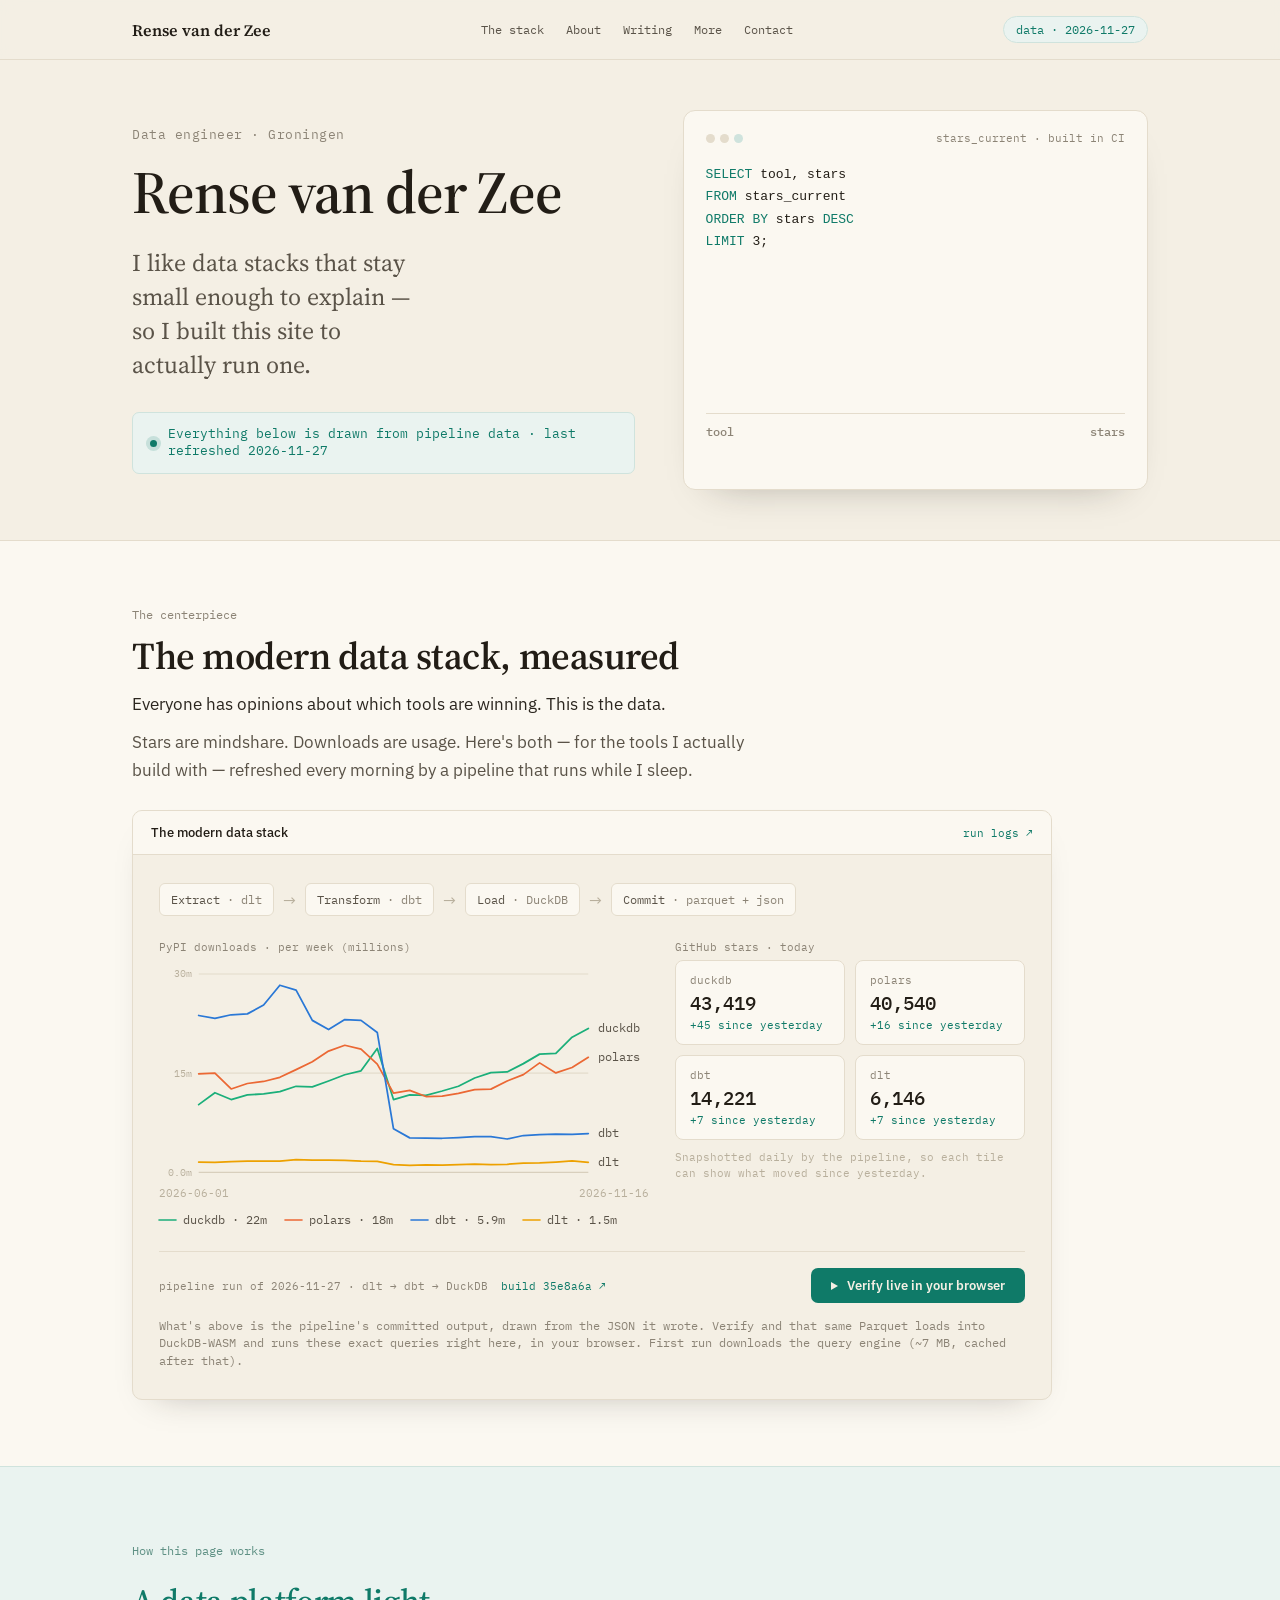
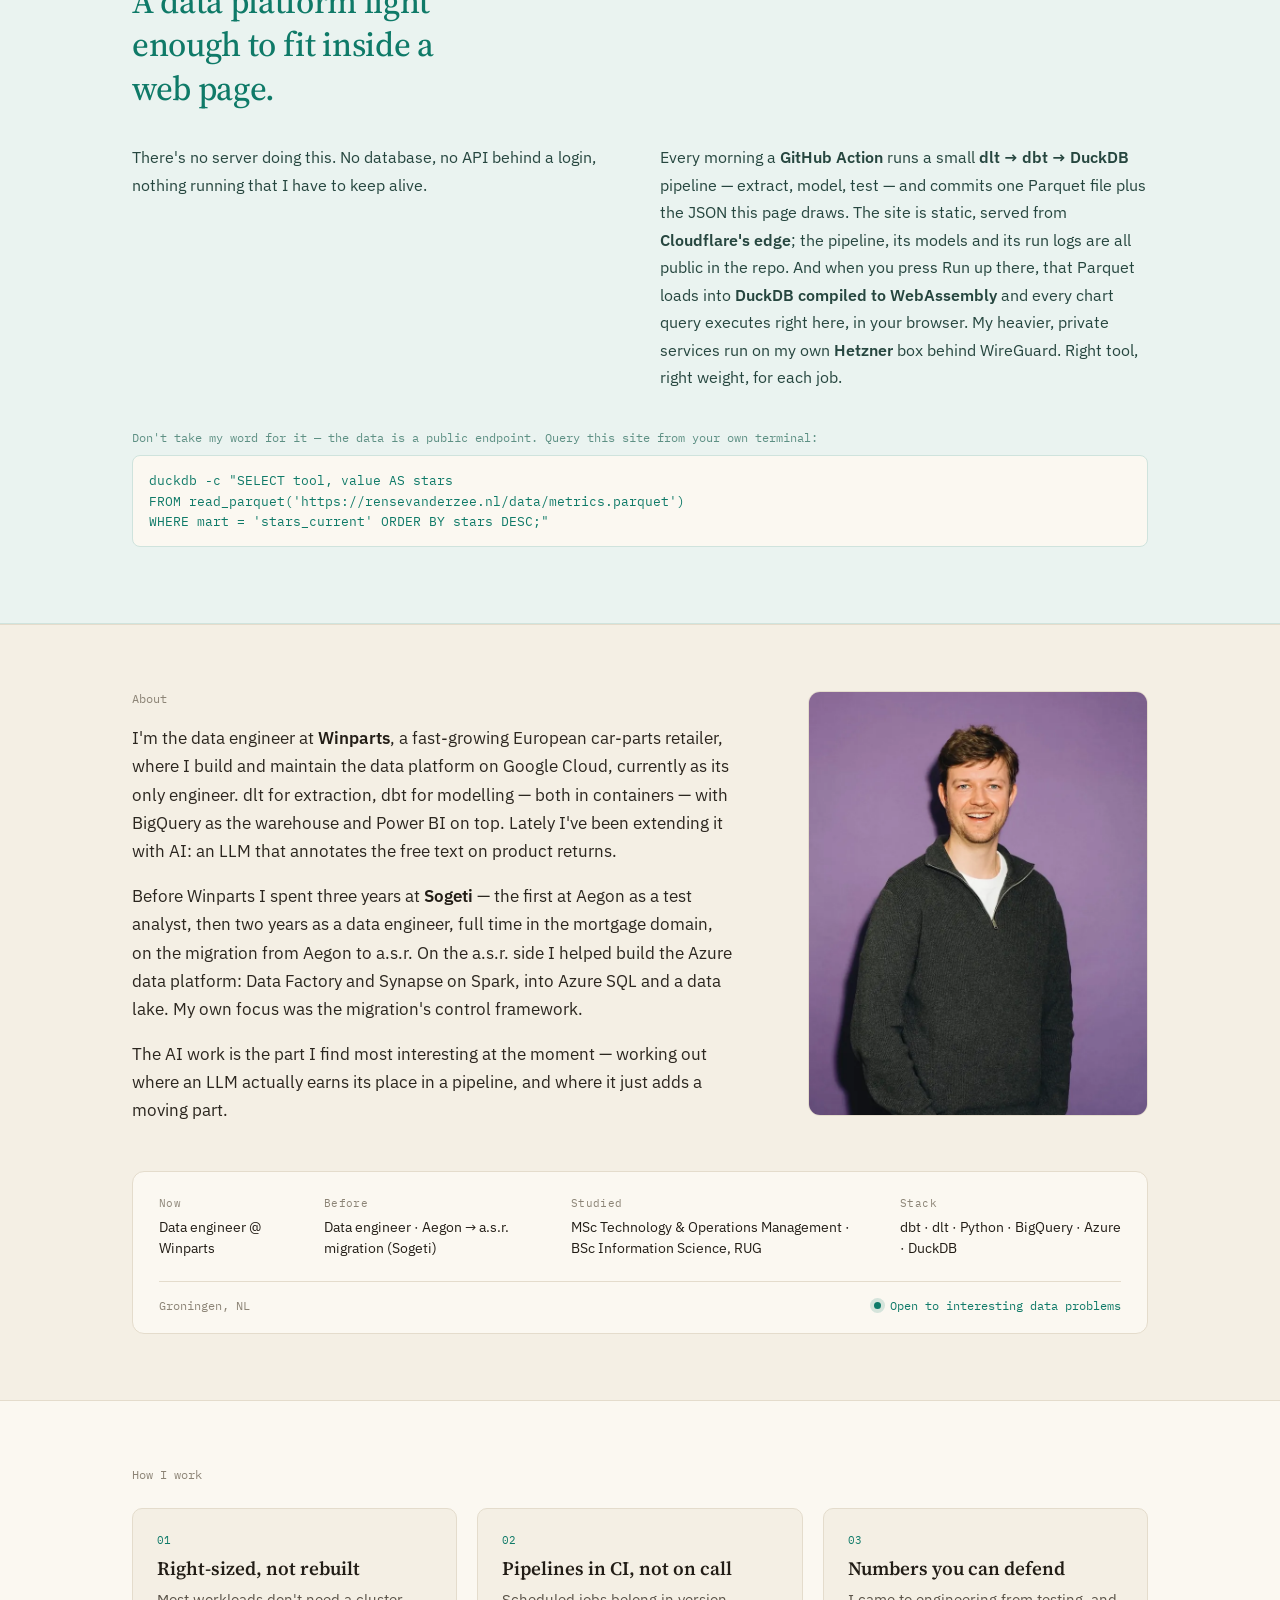
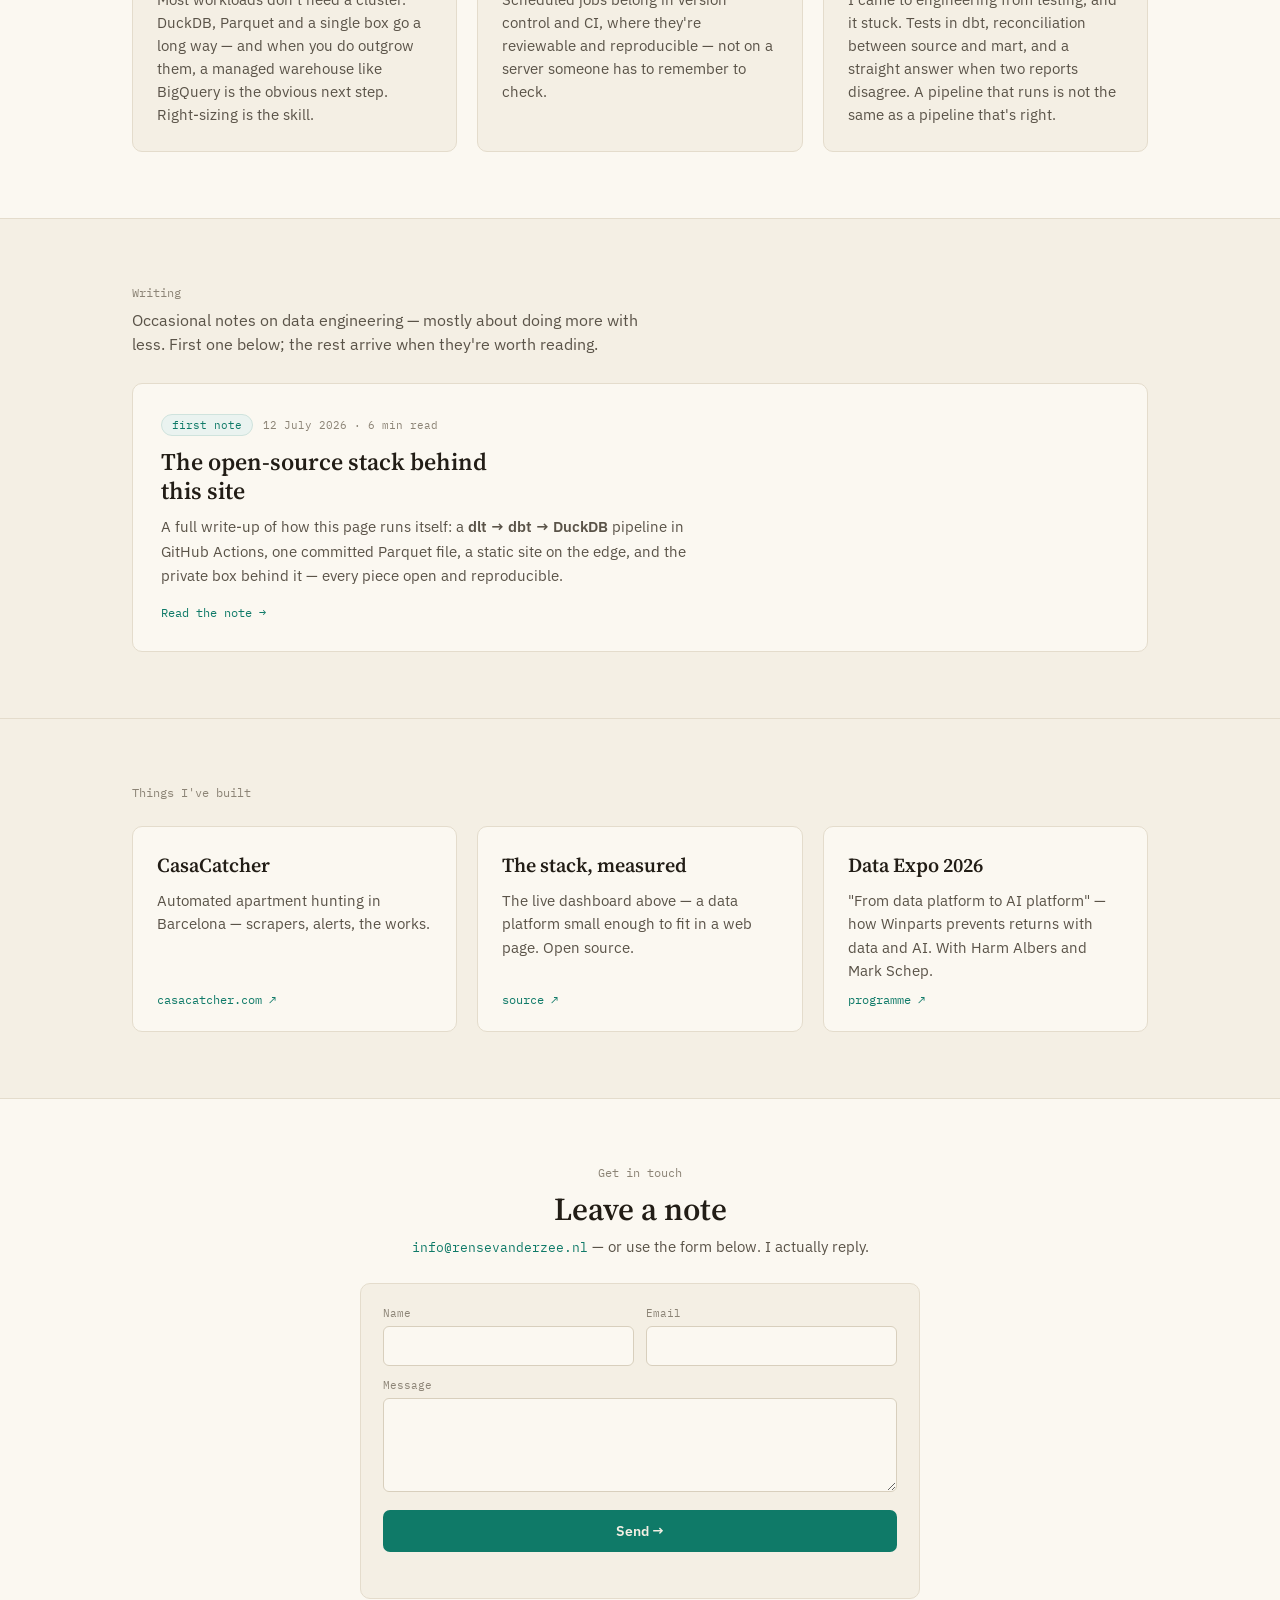
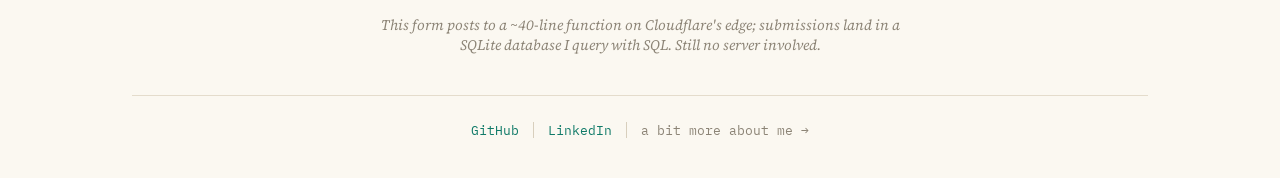
<file: site/index.html>
<!DOCTYPE html>
<html lang="en">
<head>
<meta charset="utf-8">
<meta name="viewport" content="width=device-width, initial-scale=1">
<title>Rense van der Zee — Data engineer</title>
<meta name="description" content="Data engineer in Groningen. I like data stacks that stay small enough to explain — so I built this site to actually run one: a dlt → dbt → DuckDB pipeline in CI, refreshed daily.">
<meta property="og:title" content="Rense van der Zee — Data engineer">
<meta property="og:description" content="A data platform light enough to fit inside a web page — dlt → dbt → DuckDB, refreshed every morning by CI.">
<meta property="og:type" content="website">
<meta property="og:url" content="https://rensevanderzee.nl/">
<link rel="canonical" href="https://rensevanderzee.nl/">
<link rel="icon" href="data:image/svg+xml,%3Csvg xmlns='http://www.w3.org/2000/svg' viewBox='0 0 100 100'%3E%3Crect width='100' height='100' rx='20' fill='%23F4EFE4'/%3E%3Ccircle cx='50' cy='50' r='26' fill='%230F7A68'/%3E%3C/svg%3E">
<link rel="preconnect" href="https://fonts.googleapis.com">
<link rel="preconnect" href="https://fonts.gstatic.com" crossorigin>
<link href="https://fonts.googleapis.com/css2?family=Source+Serif+4:opsz,wght@8..60,400;8..60,500;8..60,600;8..60,700&family=IBM+Plex+Sans:wght@400;500;600&family=IBM+Plex+Mono:wght@400;500&display=swap" rel="stylesheet">
<link rel="stylesheet" href="styles.css">
</head>
<body>

<!-- TOP NAV -->
<nav class="site-nav">
  <div class="container nav-inner">
    <a href="/" class="nav-brand">Rense van der Zee</a>
    <div class="nav-links">
      <a href="/#widget">The stack</a>
      <a href="/#about">About</a>
      <a href="blog.html">Writing</a>
      <a href="more.html">More</a>
      <a href="/#contact">Contact</a>
    </div>
    <div class="nav-right">
      <span class="nav-badge">data · <span data-updated>…</span></span>
      <button class="nav-toggle" aria-label="Menu" aria-expanded="false"><span></span><span></span><span></span></button>
    </div>
  </div>
</nav>

<!-- HERO -->
<header id="top" style="min-height:480px;">
  <div class="container hero-grid">
    <div style="display:flex;flex-direction:column;justify-content:center;padding:56px 0;">
      <div style="font-family:'IBM Plex Mono';font-size:12.5px;letter-spacing:.04em;color:#8C8476;">Data engineer · Groningen</div>
      <h1 class="hero-h1" style="font-family:'Source Serif 4';font-weight:600;font-size:60px;line-height:1;letter-spacing:-.018em;margin:20px 0 0;color:#221D16;">Rense van der Zee</h1>
      <p style="font-family:'Source Serif 4';font-weight:400;font-size:24px;line-height:1.42;color:#5A5348;max-width:24ch;margin:24px 0 0;">I like data stacks that stay small enough to explain — so I built this site to actually run one.</p>
      <div style="margin-top:30px;display:inline-flex;align-items:center;gap:11px;border:1px solid #CFE3DD;background:#EAF3F0;border-radius:7px;padding:13px 17px;align-self:flex-start;">
        <span style="width:7px;height:7px;border-radius:50%;background:#0F7A68;box-shadow:0 0 0 4px rgba(15,122,104,.16);flex:none;"></span>
        <span data-hero-badge style="font-family:'IBM Plex Mono';font-size:13px;color:#0F7A68;line-height:1.3;">Everything below is drawn from data a pipeline refreshed this morning · <span data-updated>…</span></span>
      </div>
    </div>
    <div class="hero-media" style="position:relative;min-height:380px;border-radius:12px;overflow:hidden;background:#FBF8F1;border:1px solid #E4DCCC;box-shadow:0 20px 40px -30px rgba(34,29,22,.4);display:flex;flex-direction:column;padding:20px 22px;" aria-label="The SQL query this morning's pipeline ran to rank the top data tools by GitHub stars, with its result.">
      <div style="display:flex;align-items:center;gap:8px;font-family:'IBM Plex Mono';font-size:11px;color:#8C8476;">
        <span style="display:flex;gap:5px;">
          <span style="width:9px;height:9px;border-radius:50%;background:#E4DCCC;"></span>
          <span style="width:9px;height:9px;border-radius:50%;background:#E4DCCC;"></span>
          <span style="width:9px;height:9px;border-radius:50%;background:#CFE3DD;"></span>
        </span>
        <span data-hero-term style="margin-left:auto;">stars_current · built this morning in CI</span>
      </div>
      <pre style="margin:18px 0 0;font-family:'IBM Plex Mono';font-size:13px;line-height:1.65;color:#221D16;white-space:pre-wrap;min-height:126px;"><code data-hero-sql></code><span data-hero-caret style="display:inline-block;width:7px;height:15px;background:#0F7A68;vertical-align:-2px;margin-left:1px;animation:caret 1s steps(1) infinite;"></span></pre>
      <div style="margin-top:auto;">
        <div style="border-top:1px solid #E4DCCC;"></div>
        <table style="width:100%;border-collapse:collapse;font-family:'IBM Plex Mono';font-size:12px;margin-top:10px;">
          <thead>
            <tr style="color:#8C8476;text-align:left;">
              <th style="font-weight:500;padding:0 0 6px;">tool</th>
              <th style="font-weight:500;padding:0 0 6px;text-align:right;">stars</th>
            </tr>
          </thead>
          <tbody data-hero-rows></tbody>
        </table>
        <div data-hero-meta style="display:flex;justify-content:space-between;font-family:'IBM Plex Mono';font-size:10.5px;color:#B8AF9C;margin-top:10px;opacity:0;transition:opacity .4s;">
          <span data-hero-rowcount>3 rows</span><span data-hero-elapsed></span>
        </div>
      </div>
    </div>
  </div>
</header>

<!-- WIDGET band -->
<section id="widget" style="background:#FBF8F1;border-top:1px solid #E4DCCC;padding:66px 0;scroll-margin-top:70px;">
  <div class="container">
    <div style="max-width:62ch;">
      <div style="font-family:'IBM Plex Mono';font-size:12px;color:#8C8476;margin-bottom:14px;">The centerpiece</div>
      <h2 class="section-h2" style="font-family:'Source Serif 4';font-weight:600;font-size:38px;line-height:1.06;letter-spacing:-.012em;margin:0 0 14px;color:#221D16;">The modern data stack, measured</h2>
      <p style="font-size:16.5px;line-height:1.7;color:#2b261f;margin:0 0 10px;">Everyone has opinions about which tools are winning. This is the data.</p>
      <p style="font-size:16.5px;line-height:1.7;color:#5A5348;margin:0 0 26px;">Stars are mindshare. Downloads are usage. Here's both — for the tools I actually build with — refreshed every morning by a pipeline that runs while I sleep.</p>
    </div>
    <div style="background:#F4EFE4;border:1px solid #E4DCCC;border-radius:10px;overflow:hidden;box-shadow:0 16px 34px -24px rgba(34,29,22,.34);max-width:920px;">
      <div style="display:flex;align-items:center;justify-content:space-between;gap:12px;border-bottom:1px solid #E4DCCC;background:#FBF8F1;padding:13px 18px;">
        <span style="font-family:'IBM Plex Sans';font-size:13px;font-weight:500;color:#221D16;">The modern data stack</span>
        <a href="https://github.com/Rensez97/personal-site/actions/workflows/pipeline.yml" target="_blank" rel="noopener" style="font-family:'IBM Plex Mono';font-size:11px;">run logs ↗</a>
      </div>

      <div data-panel="ready" style="padding:28px 26px 30px;">
        <div style="display:flex;align-items:center;gap:9px;flex-wrap:wrap;margin-bottom:24px;">
          <span style="font-family:'IBM Plex Mono';font-size:11.5px;color:#5A5348;background:#FBF8F1;border:1px solid #E4DCCC;padding:8px 11px;border-radius:6px;white-space:nowrap;">Extract <span style="color:#8C8476;">· dlt</span></span>
          <span style="color:#B8AF9C;">→</span>
          <span style="font-family:'IBM Plex Mono';font-size:11.5px;color:#5A5348;background:#FBF8F1;border:1px solid #E4DCCC;padding:8px 11px;border-radius:6px;white-space:nowrap;">Transform <span style="color:#8C8476;">· dbt</span></span>
          <span style="color:#B8AF9C;">→</span>
          <span style="font-family:'IBM Plex Mono';font-size:11.5px;color:#5A5348;background:#FBF8F1;border:1px solid #E4DCCC;padding:8px 11px;border-radius:6px;white-space:nowrap;">Load <span style="color:#8C8476;">· DuckDB</span></span>
          <span style="color:#B8AF9C;">→</span>
          <span style="font-family:'IBM Plex Mono';font-size:11.5px;color:#5A5348;background:#FBF8F1;border:1px solid #E4DCCC;padding:8px 11px;border-radius:6px;white-space:nowrap;">Commit <span style="color:#8C8476;">· parquet + json</span></span>
        </div>
        <div style="display:flex;gap:26px;flex-wrap:wrap;">
          <div style="flex:1.4;min-width:280px;">
            <div style="font-family:'IBM Plex Mono';font-size:11px;color:#8C8476;margin-bottom:6px;">PyPI downloads · per week (millions)</div>
            <div data-chart="downloads"></div>
            <div data-chart-range="downloads" style="display:flex;justify-content:space-between;font-family:'IBM Plex Mono';font-size:10.5px;color:#B8AF9C;margin-top:4px;"><span></span><span></span></div>
            <div data-legend style="display:flex;gap:18px;flex-wrap:wrap;margin-top:12px;"></div>
          </div>
          <div style="flex:1;min-width:220px;">
            <div style="font-family:'IBM Plex Mono';font-size:11px;color:#8C8476;margin-bottom:6px;">GitHub stars · today</div>
            <div data-star-tiles style="display:grid;grid-template-columns:1fr 1fr;gap:10px;"></div>
            <div style="font-family:'IBM Plex Mono';font-size:10.5px;color:#B8AF9C;margin-top:10px;line-height:1.5;">Snapshotted daily by the pipeline, so each tile can show what moved since yesterday.</div>
          </div>
        </div>
        <div style="display:flex;justify-content:space-between;align-items:center;gap:12px;flex-wrap:wrap;margin-top:24px;border-top:1px solid #E4DCCC;padding-top:16px;">
          <span style="font-family:'IBM Plex Mono';font-size:11px;color:#8C8476;"><span>pipeline run of</span> <span data-updated>…</span> · dlt → dbt → DuckDB<span data-engine style="color:#0F7A68;"></span> <a data-build hidden target="_blank" rel="noopener" style="font-size:11px;margin-left:6px;">build</a></span>
          <button data-run style="display:inline-flex;align-items:center;justify-content:center;gap:9px;margin-left:auto;min-width:214px;background:#0F7A68;color:#F4EFE4;border:none;font-family:'IBM Plex Sans';font-weight:600;font-size:13px;padding:9px 16px;border-radius:7px;cursor:pointer;white-space:nowrap;">
            <span style="display:inline-block;width:0;height:0;border-left:7px solid currentColor;border-top:4.5px solid transparent;border-bottom:4.5px solid transparent;"></span><span>Verify live in your browser</span>
          </button>
        </div>
        <div style="font-family:'IBM Plex Mono';font-size:11.5px;color:#8C8476;margin-top:14px;line-height:1.5;">What's above is the pipeline's committed output, drawn from the JSON it wrote. Verify and that same Parquet loads into DuckDB-WASM and runs these exact queries right here, in your browser. First run downloads the query engine (~7 MB, cached after that).</div>
      </div>

      <div data-panel="running" hidden style="padding:32px 26px 30px;">
        <div style="font-family:'IBM Plex Mono';font-size:12px;color:#0F7A68;margin-bottom:20px;">Pipeline · running</div>
        <div style="display:flex;gap:12px;">
          <div style="flex:1;border:1px solid #E4DCCC;background:#FBF8F1;color:#8C8476;padding:14px 8px;border-radius:7px;text-align:center;font-family:'IBM Plex Mono';animation:nodeOn .5s ease 0s forwards;"><div style="font-size:13px;font-weight:500;">Extract</div><div style="font-size:10px;margin-top:4px;">dlt · github+pypi</div></div>
          <div style="flex:1;border:1px solid #E4DCCC;background:#FBF8F1;color:#8C8476;padding:14px 8px;border-radius:7px;text-align:center;font-family:'IBM Plex Mono';animation:nodeOn .5s ease .5s forwards;"><div style="font-size:13px;font-weight:500;">Transform</div><div style="font-size:10px;margin-top:4px;">dbt · models</div></div>
          <div style="flex:1;border:1px solid #E4DCCC;background:#FBF8F1;color:#8C8476;padding:14px 8px;border-radius:7px;text-align:center;font-family:'IBM Plex Mono';animation:nodeOn .5s ease 1s forwards;"><div style="font-size:13px;font-weight:500;">Load</div><div style="font-size:10px;margin-top:4px;">duckdb · marts</div></div>
        </div>
        <div style="height:4px;background:#E4DCCC;border-radius:2px;overflow:hidden;margin-top:20px;"><div style="height:100%;background:#0F7A68;animation:barflow 1.7s linear forwards;"></div></div>
        <div style="font-family:'IBM Plex Mono';font-size:11.5px;color:#8C8476;margin-top:12px;">streaming parquet → duckdb-wasm …</div>
      </div>

    </div>
  </div>
</section>

<!-- COLOPHON band -->
<section id="colophon" style="background:#EAF3F0;border-top:1px solid #CFE3DD;border-bottom:1px solid #CFE3DD;padding:76px 0;scroll-margin-top:60px;">
  <div class="container">
    <div style="font-family:'IBM Plex Mono';font-size:12px;color:#5E9084;margin-bottom:22px;">How this page works</div>
    <p style="font-family:'Source Serif 4';font-weight:500;font-size:34px;line-height:1.28;letter-spacing:-.01em;color:#0F7A68;margin:0 0 34px;max-width:20ch;">A data platform light enough to fit inside a web page.</p>
    <div class="two-col">
      <p style="font-size:16px;line-height:1.72;color:#26463f;margin:0;">There's no server doing this. No database, no API behind a login, nothing running that I have to keep alive.</p>
      <p style="font-size:16px;line-height:1.72;color:#26463f;margin:0;">Every morning a <strong style="font-weight:600;">GitHub Action</strong> runs a small <strong style="font-weight:600;">dlt → dbt → DuckDB</strong> pipeline — extract, model, test — and commits one Parquet file plus the JSON this page draws. The site is static, served from <strong style="font-weight:600;">Cloudflare's edge</strong>; the pipeline, its models and its run logs are all public in the repo. And when you press Run up there, that Parquet loads into <strong style="font-weight:600;">DuckDB compiled to WebAssembly</strong> and every chart query executes right here, in your browser. My heavier, private services run on my own <strong style="font-weight:600;">Hetzner</strong> box behind WireGuard. Right tool, right weight, for each job.</p>
    </div>
    <div style="margin-top:38px;">
      <div style="font-family:'IBM Plex Mono';font-size:12px;color:#5E9084;margin-bottom:10px;">Don't take my word for it — the data is a public endpoint. Query this site from your own terminal:</div>
      <pre style="margin:0;font-family:'IBM Plex Mono';font-size:12.5px;line-height:1.65;color:#0F7A68;background:#FBF8F1;border:1px solid #CFE3DD;border-radius:8px;padding:14px 16px;overflow-x:auto;">duckdb -c "SELECT tool, value AS stars
FROM read_parquet('https://rensevanderzee.nl/data/metrics.parquet')
WHERE mart = 'stars_current' ORDER BY stars DESC;"</pre>
    </div>
  </div>
</section>

<!-- ABOUT band -->
<section id="about" style="border-top:1px solid #E4DCCC;padding:66px 0;scroll-margin-top:60px;">
  <div class="container">
    <div class="about-grid">
      <div>
        <div style="font-family:'IBM Plex Mono';font-size:12px;color:#8C8476;margin-bottom:18px;">About</div>
        <p style="font-size:16.5px;line-height:1.72;color:#2b261f;margin:0 0 16px;max-width:60ch;">I'm the data engineer at <strong style="font-weight:600;color:#221D16;">Winparts</strong>, a fast-growing European car-parts retailer, where I build and maintain the data platform on Google Cloud, currently as its only engineer. dlt for extraction, dbt for modelling &mdash; both in containers &mdash; with BigQuery as the warehouse and Power BI on top. Lately I've been extending it with AI: an LLM that annotates the free text on product returns.</p>
        <p style="font-size:16.5px;line-height:1.72;color:#2b261f;margin:0 0 16px;max-width:60ch;">Before Winparts I spent three years at <strong style="font-weight:600;color:#221D16;">Sogeti</strong> &mdash; the first at Aegon as a test analyst, then two years as a data engineer, full time in the mortgage domain, on the migration from Aegon to a.s.r. On the a.s.r. side I helped build the Azure data platform: Data Factory and Synapse on Spark, into Azure SQL and a data lake. My own focus was the migration's control framework.</p>
        <p style="font-size:16.5px;line-height:1.72;color:#2b261f;margin:0;max-width:60ch;">The AI work is the part I find most interesting at the moment &mdash; working out where an LLM actually earns its place in a pipeline, and where it just adds a moving part.</p>
      </div>
      <aside class="about-media">
        <figure style="margin:0;">
          <picture>
            <source srcset="img/rense.webp" type="image/webp">
            <img src="img/rense.jpg" width="720" height="900" loading="lazy" decoding="async"
                 alt="Rense van der Zee"
                 style="display:block;width:100%;height:auto;aspect-ratio:4/5;object-fit:cover;border:1px solid #E4DCCC;border-radius:12px;">
          </picture>
        </figure>
      </aside>
    </div>

    <div class="glance">
      <dl class="glance-grid">
        <div class="g-now"><dt>Now</dt><dd>Data engineer @ Winparts</dd></div>
        <div class="g-before"><dt>Before</dt><dd>Data engineer &middot; Aegon &rarr; a.s.r. migration (Sogeti)</dd></div>
        <div class="g-studied"><dt>Studied</dt><dd>MSc Technology &amp; Operations Management &middot; BSc Information Science, RUG</dd></div>
        <div class="g-stack"><dt>Stack</dt><dd>dbt &middot; dlt &middot; Python &middot; BigQuery &middot; Azure &middot; DuckDB</dd></div>
      </dl>
      <div class="glance-foot">
        <span>Groningen, NL</span>
        <span class="glance-status">Open to interesting data problems</span>
      </div>
    </div>
  </div>
</section>

<!-- HOW I WORK band -->
<section id="approach" style="background:#FBF8F1;border-top:1px solid #E4DCCC;padding:66px 0;">
  <div class="container">
    <div style="font-family:'IBM Plex Mono';font-size:12px;color:#8C8476;margin-bottom:26px;">How I work</div>
    <div class="card-grid">
      <div style="background:#F4EFE4;border:1px solid #E4DCCC;border-radius:10px;padding:24px;">
        <div style="font-family:'IBM Plex Mono';font-size:11px;color:#0F7A68;margin-bottom:10px;">01</div>
        <h3 style="font-family:'Source Serif 4';font-weight:600;font-size:19px;line-height:1.2;color:#221D16;margin:0 0 8px;">Right-sized, not rebuilt</h3>
        <p style="font-size:14.5px;line-height:1.6;color:#5A5348;margin:0;">Most workloads don't need a cluster. DuckDB, Parquet and a single box go a long way — and when you do outgrow them, a managed warehouse like BigQuery is the obvious next step. Right-sizing is the skill.</p>
      </div>
      <div style="background:#F4EFE4;border:1px solid #E4DCCC;border-radius:10px;padding:24px;">
        <div style="font-family:'IBM Plex Mono';font-size:11px;color:#0F7A68;margin-bottom:10px;">02</div>
        <h3 style="font-family:'Source Serif 4';font-weight:600;font-size:19px;line-height:1.2;color:#221D16;margin:0 0 8px;">Pipelines in CI, not on call</h3>
        <p style="font-size:14.5px;line-height:1.6;color:#5A5348;margin:0;">Scheduled jobs belong in version control and CI, where they're reviewable and reproducible — not on a server someone has to remember to check.</p>
      </div>
      <div style="background:#F4EFE4;border:1px solid #E4DCCC;border-radius:10px;padding:24px;">
        <div style="font-family:'IBM Plex Mono';font-size:11px;color:#0F7A68;margin-bottom:10px;">03</div>
        <h3 style="font-family:'Source Serif 4';font-weight:600;font-size:19px;line-height:1.2;color:#221D16;margin:0 0 8px;">Numbers you can defend</h3>
        <p style="font-size:14.5px;line-height:1.6;color:#5A5348;margin:0;">I came to engineering from testing, and it stuck. Tests in dbt, reconciliation between source and mart, and a straight answer when two reports disagree. A pipeline that runs is not the same as a pipeline that's right.</p>
      </div>
    </div>
  </div>
</section>

<!-- WRITING band -->
<section id="writing" style="border-top:1px solid #E4DCCC;padding:66px 0;">
  <div class="container">
    <div style="margin-bottom:26px;">
      <div style="font-family:'IBM Plex Mono';font-size:12px;color:#8C8476;margin-bottom:8px;">Writing</div>
      <p style="font-size:15.5px;line-height:1.6;color:#5A5348;margin:0;max-width:52ch;">Occasional notes on data engineering — mostly about doing more with less. First one below; the rest arrive when they're worth reading.</p>
    </div>
    <a href="blog/the-stack-behind-this-site.html" style="text-decoration:none;display:block;background:#FBF8F1;border:1px solid #E4DCCC;border-radius:10px;padding:30px 28px;">
      <div style="display:flex;align-items:center;gap:10px;font-family:'IBM Plex Mono';font-size:10.5px;color:#0F7A68;margin-bottom:12px;">
        <span style="border:1px solid #CFE3DD;background:#EAF3F0;border-radius:20px;padding:3px 10px;">first note</span>
        <span style="color:#8C8476;">12 July 2026 · 6 min read</span>
      </div>
      <h3 style="font-family:'Source Serif 4';font-weight:600;font-size:24px;line-height:1.18;color:#221D16;margin:0 0 10px;max-width:30ch;">The open-source stack behind this site</h3>
      <p style="font-size:15px;line-height:1.65;color:#5A5348;margin:0;max-width:62ch;">A full write-up of how this page runs itself: a <strong style="font-weight:600;">dlt → dbt → DuckDB</strong> pipeline in GitHub Actions, one committed Parquet file, a static site on the edge, and the private box behind it — every piece open and reproducible.</p>
      <span style="display:inline-block;margin-top:16px;font-family:'IBM Plex Mono';font-size:12px;color:#0F7A68;">Read the note →</span>
    </a>
  </div>
</section>

<!-- PROJECTS band -->
<section id="projects" style="border-top:1px solid #E4DCCC;padding:66px 0;scroll-margin-top:60px;">
  <div class="container">
    <div style="font-family:'IBM Plex Mono';font-size:12px;color:#8C8476;margin-bottom:26px;">Things I've built</div>
    <div class="card-grid">
      <div style="background:#FBF8F1;border:1px solid #E4DCCC;border-radius:10px;padding:24px;display:flex;flex-direction:column;gap:10px;"><h3 style="font-family:'Source Serif 4';font-weight:600;font-size:20px;color:#221D16;margin:0;">CasaCatcher</h3><p style="font-size:14.5px;line-height:1.6;color:#5A5348;margin:0;flex:1;">Automated apartment hunting in Barcelona — scrapers, alerts, the works.</p><a href="https://casacatcher.com" target="_blank" rel="noopener" style="font-family:'IBM Plex Mono';font-size:11.5px;">casacatcher.com ↗</a></div>
      <div style="background:#FBF8F1;border:1px solid #E4DCCC;border-radius:10px;padding:24px;display:flex;flex-direction:column;gap:10px;"><h3 style="font-family:'Source Serif 4';font-weight:600;font-size:20px;color:#221D16;margin:0;">The stack, measured</h3><p style="font-size:14.5px;line-height:1.6;color:#5A5348;margin:0;flex:1;">The live dashboard above — a data platform small enough to fit in a web page. Open source.</p><a href="https://github.com/Rensez97/personal-site" target="_blank" rel="noopener" style="font-family:'IBM Plex Mono';font-size:11.5px;">source ↗</a></div>
      <div style="background:#FBF8F1;border:1px solid #E4DCCC;border-radius:10px;padding:24px;display:flex;flex-direction:column;gap:10px;"><h3 style="font-family:'Source Serif 4';font-weight:600;font-size:20px;color:#221D16;margin:0;">Data Expo 2026</h3><p style="font-size:14.5px;line-height:1.6;color:#5A5348;margin:0;flex:1;">"From data platform to AI platform" — how Winparts prevents returns with data and AI. With Harm Albers and Mark Schep.</p><a href="https://www.data-expo.nl/nl/bezoekers/programma/from-data-platform-to-ai-platform-how-winparts-prevents-returns-with-data-ai" target="_blank" rel="noopener" style="font-family:'IBM Plex Mono';font-size:11.5px;">programme ↗</a></div>
    </div>
  </div>
</section>

<!-- CONTACT band -->
<section id="contact" style="background:#FBF8F1;border-top:1px solid #E4DCCC;padding:66px 0 40px;scroll-margin-top:60px;">
  <div class="container">
    <div style="max-width:560px;margin:0 auto;text-align:center;">
      <div style="font-family:'IBM Plex Mono';font-size:12px;color:#8C8476;margin-bottom:12px;">Get in touch</div>
      <h2 style="font-family:'Source Serif 4';font-weight:600;font-size:32px;line-height:1.1;color:#221D16;margin:0 0 8px;">Leave a note</h2>
      <p style="font-size:15px;line-height:1.6;color:#5A5348;margin:0 0 24px;"><a href="mailto:info@rensevanderzee.nl" style="font-family:'IBM Plex Mono';font-size:13px;">info@rensevanderzee.nl</a> — or use the form below. I actually reply.</p>
      <form data-contact-form novalidate style="position:relative;background:#F4EFE4;border:1px solid #E4DCCC;border-radius:10px;padding:22px;text-align:left;">
        <div style="display:flex;gap:12px;flex-wrap:wrap;">
          <label style="flex:1;min-width:160px;">
            <span style="display:block;font-family:'IBM Plex Mono';font-size:11px;color:#8C8476;margin-bottom:6px;">Name</span>
            <input name="name" required maxlength="120" autocomplete="name" style="width:100%;font-family:'IBM Plex Sans';font-size:14px;color:#221D16;background:#FBF8F1;border:1px solid #D8CFBD;border-radius:6px;padding:10px 12px;outline:none;">
          </label>
          <label style="flex:1;min-width:160px;">
            <span style="display:block;font-family:'IBM Plex Mono';font-size:11px;color:#8C8476;margin-bottom:6px;">Email</span>
            <input name="email" type="email" required maxlength="200" autocomplete="email" style="width:100%;font-family:'IBM Plex Sans';font-size:14px;color:#221D16;background:#FBF8F1;border:1px solid #D8CFBD;border-radius:6px;padding:10px 12px;outline:none;">
          </label>
        </div>
        <label style="display:block;margin-top:12px;">
          <span style="display:block;font-family:'IBM Plex Mono';font-size:11px;color:#8C8476;margin-bottom:6px;">Message</span>
          <textarea name="message" required maxlength="5000" rows="4" style="width:100%;font-family:'IBM Plex Sans';font-size:14px;color:#221D16;background:#FBF8F1;border:1px solid #D8CFBD;border-radius:6px;padding:10px 12px;outline:none;resize:vertical;"></textarea>
        </label>
        <input name="company" tabindex="-1" autocomplete="off" aria-hidden="true" style="position:absolute;left:-9999px;top:-9999px;">
        <button type="submit" style="margin-top:14px;width:100%;background:#0F7A68;color:#F4EFE4;border:none;font-family:'IBM Plex Sans';font-weight:600;font-size:14px;padding:12px 20px;border-radius:7px;cursor:pointer;">Send →</button>
        <div data-form-status role="status" aria-live="polite" style="font-family:'IBM Plex Mono';font-size:12px;margin-top:10px;min-height:1.2em;color:#8C8476;"></div>
      </form>
      <p style="font-family:'Source Serif 4';font-style:italic;font-size:14.5px;color:#8C8476;margin:16px 0 0;">This form posts to a ~40-line function on Cloudflare's edge; submissions land in a SQLite database I query with SQL. Still no server involved.</p>
    </div>
    <div style="display:flex;justify-content:center;flex-wrap:wrap;font-family:'IBM Plex Mono';font-size:12.5px;margin-top:40px;border-top:1px solid #E4DCCC;padding-top:26px;">
      <a href="https://github.com/Rensez97" target="_blank" rel="noopener" style="padding-right:14px;border-right:1px solid #D8CFBD;">GitHub</a>
      <a href="https://www.linkedin.com/in/rense-van-der-zee/" target="_blank" rel="noopener" style="padding:0 14px;border-right:1px solid #D8CFBD;">LinkedIn</a>
      <a href="more.html" style="padding-left:14px;color:#8C8476;">a bit more about me →</a>
    </div>
  </div>
</section>

<script>
(function(){
  const state = { run: 'ready', engine: null, queries: 0, elapsed: 0 };
  let runTimer = null;
  // Four solid hues, keyed to the tool and never to its rank — a series keeps
  // its colour when the ordering changes. Two inks distinguished only by a
  // dash failed the separation floor outright (ΔE 0), and no warm-neutral set
  // cleared it either; these are the validated categorical slots.
  const SERIES = {
    dbt:    { color:'#2a78d6', dash:null },
    polars: { color:'#eb6834', dash:null },
    duckdb: { color:'#1baf7a', dash:null },
    dlt:    { color:'#eda100', dash:null },
  };
  const INK = { color:'#8C8476', dash:null };   // fallback for unknown tools
  const EMPH = null;
  const reduce = window.matchMedia('(prefers-reduced-motion: reduce)').matches;

  // --- Data seam -----------------------------------------------------------
  // ONE async boundary: loadMetrics(). It fetches data/metrics.json, the file
  // the daily dlt->dbt->DuckDB Action commits (pipeline/ in the repo). The
  // fallback below is a real snapshot of that pipeline's output — baked in for
  // file:// and offline viewing — NOT invented numbers. When the DuckDB-WASM
  // step lands, swap only the body of loadMetrics() to query metrics.parquet.
  const FALLBACK = {"updated":"2026-07-11","hero":{"sql":"SELECT tool, stars\nFROM stars_current\nORDER BY stars DESC\nLIMIT 3;","rows":[{"tool":"duckdb","stars":39287},{"tool":"polars","stars":38979},{"tool":"dbt","stars":13411}],"elapsed_ms":17},"stars":[{"tool":"duckdb","stars":39287},{"tool":"polars","stars":38979},{"tool":"dbt","stars":13411},{"tool":"dlt","stars":5592}],"downloads_weekly":{"weeks":["2026-01-12","2026-01-19","2026-01-26","2026-02-02","2026-02-09","2026-02-16","2026-02-23","2026-03-02","2026-03-09","2026-03-16","2026-03-23","2026-03-30","2026-04-06","2026-04-13","2026-04-20","2026-04-27","2026-05-04","2026-05-11","2026-05-18","2026-05-25","2026-06-01","2026-06-15","2026-06-22","2026-06-29"],"series":[{"tool":"dbt","data":[17498626,18265866,18536928,18890860,19816041,20918341,21176058,22036776,21716653,20657393,21996918,21347172,21423900,23282342,23637755,23563654,26984157,29125452,25303326,23626384,23901117,24014195,24150931,25500287]},{"tool":"dlt","data":[1650094,1697112,1438024,1471637,1347129,1477895,1722501,2461082,2695745,2468903,2431315,2379497,2629454,1752159,1379084,1318625,1216954,1232147,1460273,1434959,1568956,1647336,1719098,1690152]},{"tool":"duckdb","data":[6188896,6071042,5937677,6297073,6470376,6549885,7029699,7518763,8321614,7232558,8093263,9802180,9655888,9765438,9387994,8786032,9688450,9668316,10505306,9947886,10314500,11090243,11795350,11957870]},{"tool":"polars","data":[9562021,9248117,8327157,9284897,10092912,9097831,10606507,10570812,10722861,10492108,11488136,10862543,11776436,11800700,12635030,11850222,12296285,12206732,13601992,14122721,15016999,12701746,13538646,13845503]}]}};

  let metrics = FALLBACK;
  let metricsPromise = null;
  let metricsSettled = false;   // gates the staleness check: only judge real data
  function loadMetrics() {
    if (metricsPromise) return metricsPromise;
    metricsPromise = fetch('data/metrics.json', { cache: 'no-cache' })
      .then(r => { if (!r.ok) throw new Error('HTTP ' + r.status); return r.json(); })
      .then(json => { if (json && json.hero && json.downloads_weekly) metrics = json; return metrics; })
      .catch(() => metrics)
      .then(m => { metricsSettled = true; return m; });
    return metricsPromise;
  }

  // --- DuckDB-WASM engine ----------------------------------------------------
  // Pinned CDN build. The eh wasm is ~34 MB uncompressed — over Cloudflare
  // Pages' 25 MiB per-file limit — so it can't be self-hosted here; jsdelivr
  // serves it brotli-compressed at ~6.5 MB. Loaded lazily, only on Run.
  const DUCKDB_CDN = 'https://cdn.jsdelivr.net/npm/@duckdb/duckdb-wasm@1.32.0';
  let enginePromise = null;
  function loadEngine() {
    if (enginePromise) return enginePromise;
    enginePromise = (async () => {
      const duckdb = await import(DUCKDB_CDN + '/+esm');
      // Same-origin Blob wrapper: workers can't be constructed cross-origin.
      const workerUrl = URL.createObjectURL(new Blob(
        ['importScripts("' + DUCKDB_CDN + '/dist/duckdb-browser-eh.worker.js");'],
        { type: 'text/javascript' }
      ));
      const db = new duckdb.AsyncDuckDB(new duckdb.VoidLogger(), new Worker(workerUrl));
      await db.instantiate(DUCKDB_CDN + '/dist/duckdb-eh.wasm');
      URL.revokeObjectURL(workerUrl);
      await db.registerFileURL('metrics.parquet', new URL('data/metrics.parquet', location.href).href, duckdb.DuckDBDataProtocol.HTTP, false);
      return db.connect();
    })();
    return enginePromise;
  }

  // Runs the widget's queries for real, in the visitor's browser, against the
  // Parquet the pipeline committed — then reshapes the Arrow results into the
  // exact shapes the renderers already consume.
  async function runQueriesInBrowser() {
    const conn = await loadEngine();
    async function q(sql) {
      const t0 = performance.now();
      const res = await conn.query(sql);
      state.elapsed += performance.now() - t0;
      state.queries += 1;
      return res.toArray().map(r => r.toJSON());
    }
    // Long rows -> one series per tool, aligned on a shared, sorted axis.
    const pivot = rows => {
      const axis = [...new Set(rows.map(r => r.day))].sort();
      const byTool = {};
      rows.forEach(r => { (byTool[r.tool] = byTool[r.tool] || {})[r.day] = Number(r.value); });
      return { axis, series: Object.keys(byTool).sort().map(t => ({ tool: t, data: axis.map(d => (d in byTool[t]) ? byTool[t][d] : null) })) };
    };
    const dl = await q("SELECT tool, day::varchar AS day, value FROM read_parquet('metrics.parquet') WHERE mart = 'downloads_weekly' ORDER BY tool, day");
    const sc = await q("SELECT tool, value AS stars FROM read_parquet('metrics.parquet') WHERE mart = 'stars_current' ORDER BY value DESC");
    const sh = await q("SELECT tool, day::varchar AS day, value FROM read_parquet('metrics.parquet') WHERE mart = 'stars_history' ORDER BY tool, day");
    const dlP = pivot(dl), shP = pivot(sh);
    metrics = Object.assign({}, metrics, {
      downloads_weekly: { weeks: dlP.axis, series: dlP.series },
      stars: sc.map(r => ({ tool: r.tool, stars: Number(r.stars) })),
      stars_history: shP.axis.length ? { days: shP.axis, series: shP.series } : metrics.stars_history,
    });
    state.engine = 'wasm';
    return 'wasm';
  }

  // The "refreshed this morning" claim polices itself: it only survives if the
  // data really is from today; otherwise the badge downgrades to a dated line.
  const todayISO = () => {
    const d = new Date();
    return d.getFullYear() + '-' + String(d.getMonth() + 1).padStart(2, '0') + '-' + String(d.getDate()).padStart(2, '0');
  };
  const dataIsStale = () => metricsSettled && !!metrics.updated && metrics.updated < todayISO();

  const fmtInt = n => n.toLocaleString('en-GB');
  const fmtM = n => { const m = n / 1e6; return (m >= 10 ? Math.round(m) : m.toFixed(1)) + 'm'; };

  function buildChartSVG(list, w, h, opts) {
    const o = opts || {};
    const fmt = o.fmt || fmtM;
    const label = o.label || 'Line chart.';
    // padR leaves room for the direct labels riding at each line's end.
    const padL = 34, padR = 52, padT = 12, padB = 8;
    const iw = w - padL - padR, ih = h - padT - padB;
    const n = Math.max(...list.map(s => s.data.length));
    if (n < 2) return '';
    const vals = list.flatMap(s => s.data.filter(v => v != null));
    if (!vals.length) return '';
    const span = (Math.max(...vals) * 1.06) || 1;
    const x = i => padL + i * (iw / (n - 1));
    const y = v => padT + ih - (v / span) * ih;

    // No preserveAspectRatio="none" here — it stretches the label text.
    let svg = `<svg viewBox="0 0 ${w} ${h}" style="display:block;width:100%;height:auto;overflow:visible;" role="img" aria-label="${label}">`;
    // Solid hairlines: a dashed grid reads as "threshold" or "projection".
    [0, 0.5, 1].forEach(f => {
      const gy = padT + ih - f * ih;
      svg += `<line x1="${padL}" x2="${padL+iw}" y1="${gy}" y2="${gy}" stroke="${f === 0 ? '#D8CFBD' : '#E4DCCC'}" stroke-width="1"/>`;
      svg += `<text x="${padL-6}" y="${gy+3}" text-anchor="end" font-family="IBM Plex Mono" font-size="9" fill="#B8AF9C">${fmt(span*f)}</text>`;
    });
    const labels = [];
    list.forEach(s => {
      const pts = s.data.map((v,i) => v == null ? null : `${x(i)},${y(v)}`).filter(Boolean).join(' ');
      svg += `<polyline points="${pts}" fill="none" stroke="${s.color}" stroke-width="${s.width}"${s.dash ? ` stroke-dasharray="${s.dash}"` : ''} stroke-linejoin="round" stroke-linecap="round"/>`;
      const i = s.data.length - 1;
      if (s.data[i] != null) labels.push({ name: s.name, on: s.dot, y: y(s.data[i]) });
    });
    list.filter(s => s.dot).forEach(s => {
      const i = s.data.length - 1;
      if (s.data[i] != null) svg += `<circle cx="${x(i)}" cy="${y(s.data[i])}" r="3.2" fill="${s.color}"/>`;
    });
    // Identity comes from the label, not the hue alone. Nudge them apart —
    // dbt and polars end within a pixel of each other and would overlap.
    labels.sort((a,b) => a.y - b.y);
    for (let i = 1; i < labels.length; i++) {
      if (labels[i].y - labels[i-1].y < 12) labels[i].y = labels[i-1].y + 12;
    }
    labels.forEach(l => {
      svg += `<text x="${padL+iw+8}" y="${l.y+3}" font-family="IBM Plex Mono" font-size="10.5" fill="#5A5348"${l.on ? ' font-weight="600"' : ''}>${l.name}</text>`;
    });
    svg += `</svg>`;
    return svg;
  }

  // One legend builder for both charts — the swatch has to reproduce the
  // dash pattern, otherwise two series share a colour and nothing tells
  // them apart.
  function legendHTML(list, valueFmt) {
    return list.map(s => {
      const on = s.name === EMPH;
      const sw = `<svg width="17" height="6" style="flex:none;overflow:visible;"><line x1="0" y1="3" x2="17" y2="3" stroke="${s.color}" stroke-width="${on?2.6:1.6}"${s.dash ? ` stroke-dasharray="${s.dash}"` : ''} stroke-linecap="round"/></svg>`;
      return `<span style="display:inline-flex;align-items:center;gap:7px;font-family:'IBM Plex Mono';font-size:11.5px;color:${on?'#221D16':'#5A5348'};">${sw}${s.name}${valueFmt ? ' · ' + valueFmt(s) : ''}</span>`;
    }).join('');
  }

  const lastOf = s => { for (let i = s.data.length - 1; i >= 0; i--) if (s.data[i] != null) return s.data[i]; return 0; };

  function toSeries(raw) {
    return raw
      .map(s => {
        const ink = SERIES[s.tool] || INK;
        return { name: s.tool, color: ink.color, dash: ink.dash,
                 width: s.tool === EMPH ? 2.4 : 1.5, dot: s.tool === EMPH, data: s.data };
      })
      .sort((a,b) => lastOf(b) - lastOf(a));
  }

  function setRange(key, labels) {
    document.querySelectorAll(`[data-chart-range="${key}"]`).forEach(el => {
      const spans = el.querySelectorAll('span');
      if (spans.length === 2 && labels.length) { spans[0].textContent = labels[0]; spans[1].textContent = labels[labels.length-1]; }
    });
  }

  function renderCharts() {
    const dw = metrics.downloads_weekly;
    if (!dw || !dw.series || !dw.series.length) return;
    const list = toSeries(dw.series);
    document.querySelectorAll('[data-chart="downloads"]').forEach(el => {
      el.innerHTML = buildChartSVG(list, 420, 190, { fmt: fmtM, label: 'Line chart of weekly PyPI downloads per tool.' });
    });
    setRange('downloads', dw.weeks || []);
    document.querySelectorAll('[data-legend]').forEach(el => {
      el.innerHTML = legendHTML(list, s => fmtM(lastOf(s)));
    });
  }


  function renderStars() {
    const tiles = document.querySelector('[data-star-tiles]');
    if (!tiles || !metrics.stars) return;
    // Change since the previous snapshot, when the pipeline has two of them.
    const sh = metrics.stars_history;
    const deltas = {};
    if (sh && sh.series && (sh.days || []).length >= 2) {
      sh.series.forEach(s => {
        const pts = s.data.filter(v => v != null);
        if (pts.length >= 2) deltas[s.tool] = pts[pts.length-1] - pts[pts.length-2];
      });
    }
    tiles.innerHTML = metrics.stars.map(s => {
      const on = s.tool === EMPH;
      const d = deltas[s.tool];
      const delta = d == null ? '' :
        `<div style="font-family:'IBM Plex Mono';font-size:10.5px;color:${d > 0 ? '#0F7A68' : '#B8AF9C'};margin-top:3px;">${d > 0 ? '+' : ''}${fmtInt(d)} since yesterday</div>`;
      return `<div style="background:#FBF8F1;border:1px solid ${on?'#CFE3DD':'#E4DCCC'};border-radius:8px;padding:12px 14px;">` +
        `<div style="font-family:'IBM Plex Mono';font-size:11px;color:${on?'#0F7A68':'#8C8476'};">${s.tool}</div>` +
        `<div style="font-family:'IBM Plex Mono';font-size:19px;font-weight:500;color:${on?'#0F7A68':'#221D16'};margin-top:4px;">${fmtInt(s.stars)}</div>${delta}</div>`;
    }).join('');
  }

  function renderUpdated() {
    document.querySelectorAll('[data-updated]').forEach(el => { el.textContent = metrics.updated || '…'; });
  }

  function renderPanels() {
    document.querySelectorAll('[data-panel]').forEach(el => {
      el.hidden = el.getAttribute('data-panel') !== state.run;
    });
  }

  function renderEngine() {
    const el = document.querySelector('[data-engine]');
    if (!el) return;
    if (state.engine === 'wasm') {
      el.textContent = ' · ' + state.queries + ' queries · ' +
        Math.max(1, Math.round(state.elapsed)) + ' ms · in your browser · duckdb-wasm';
    } else {
      el.textContent = '';
    }
  }

  // Once queries have genuinely run client-side, the hero badge earns the
  // brief's signature line — with a real count. If the data is older than
  // today, the "this morning" default demotes itself to a dated line instead.
  function renderHeroBadge() {
    const el = document.querySelector('[data-hero-badge]');
    if (!el) return;
    if (state.engine === 'wasm') {
      el.innerHTML = 'This page ran <span style="font-weight:600;">' + state.queries + '</span> SQL queries in your browser to draw what&rsquo;s below.';
      return;
    }
    if (dataIsStale()) {
      el.innerHTML = 'Everything below is drawn from pipeline data · last refreshed ' + metrics.updated;
      const term = document.querySelector('[data-hero-term]');
      if (term) term.textContent = 'stars_current · built in CI';
    }
  }

  function renderBuild() {
    const el = document.querySelector('[data-build]');
    if (!el) return;
    const b = metrics.build;
    if (!b || !b.sha) { el.hidden = true; return; }
    el.hidden = false;
    el.textContent = 'build ' + b.sha.slice(0, 7) + (b.run_url ? ' ↗' : '');
    if (b.run_url) el.href = b.run_url; else el.removeAttribute('href');
  }

  function renderRunButton() {
    document.querySelectorAll('[data-run] span:last-child').forEach(el => {
      el.textContent = state.engine === 'wasm' ? 'Run again, live' : 'Verify live in your browser';
    });
  }

  function render() {
    renderPanels();
    renderUpdated();
    renderEngine();
    renderHeroBadge();
    renderBuild();
    renderRunButton();
    // The chart is the pipeline's committed output, not a reward for
    // clicking — it renders any time we're not mid-verify animation.
    if (state.run !== 'running') { renderCharts(); renderStars(); }
  }

  // Paint immediately from the baked-in snapshot, then hot-swap to today's
  // real metrics.json as soon as it lands — nobody has to press anything to
  // see real, committed data.
  render();
  loadMetrics().then(() => { if (state.run !== 'running') render(); });

  document.querySelectorAll('[data-run]').forEach(btn => btn.addEventListener('click', () => {
    // Anonymous counter for "does anyone actually press verify?" — lands in D1.
    try { navigator.sendBeacon && navigator.sendBeacon('/api/event', new Blob([JSON.stringify({ event: 'run' })], { type: 'application/json' })); } catch (e) {}
    state.run = 'running';
    render();
    clearTimeout(runTimer);
    // Both engines start while the verify animation plays. DuckDB-WASM gets a
    // grace window past the animation; if it's still cold (slow network, old
    // browser, file://) we render from the JSON and say so — the wasm keeps
    // warming in the background and wins on the next click.
    const jsonReady = loadMetrics();
    const wasmReady = runQueriesInBrowser().catch(err => { console.warn('duckdb-wasm unavailable, falling back to json:', err); return null; });
    const grace = new Promise(res => setTimeout(() => res(null), 8000));
    runTimer = setTimeout(async () => {
      const engine = await Promise.race([wasmReady, grace]);
      if (engine !== 'wasm') { await jsonReady; state.engine = 'json'; }
      state.run = 'ready';
      render();
    }, reduce ? 250 : 1750);
  }));

  // --- Hero terminal -------------------------------------------------------
  // Types out the exact query pipeline/export.py ran this morning (the SQL
  // travels inside metrics.json, so screen and pipeline can't drift apart),
  // then draws the rows that query actually returned.
  (function initHero(){
    const codeEl = document.querySelector('[data-hero-sql]');
    const caret  = document.querySelector('[data-hero-caret]');
    const rowsEl = document.querySelector('[data-hero-rows]');
    const metaEl = document.querySelector('[data-hero-meta]');
    if (!codeEl || !rowsEl) return;

    function esc(s){ return s.replace(/&/g,'&amp;').replace(/</g,'&lt;'); }
    function highlight(s){
      return esc(s).replace(/\b(SELECT|FROM|GROUP BY|ORDER BY|LIMIT|AS|DESC)\b/g, '<span style="color:#0F7A68;">$1</span>');
    }
    function showResults(){
      const rows = (metrics.hero && metrics.hero.rows) || [];
      rowsEl.innerHTML = '';
      rows.forEach((r,i) => {
        const first = i === 0;
        const tr = document.createElement('tr');
        tr.style.cssText = 'opacity:0;animation:fadeUp .4s ease ' + (i*0.12) + 's forwards;';
        const dot = first
          ? '<span style="display:inline-block;width:8px;height:8px;border-radius:50%;background:#0F7A68;margin-right:8px;"></span>'
          : '<span style="display:inline-block;width:8px;margin-right:8px;"></span>';
        tr.innerHTML =
          '<td style="padding:5px 0;color:' + (first?'#0F7A68':'#221D16') + ';font-weight:' + (first?'600':'400') + ';">' + dot + r.tool + '</td>' +
          '<td style="padding:5px 0;text-align:right;color:' + (first?'#0F7A68':'#5A5348') + ';font-weight:' + (first?'600':'400') + ';">' + fmtInt(r.stars) + '</td>';
        rowsEl.appendChild(tr);
      });
      const rc = metaEl.querySelector('[data-hero-rowcount]');
      if (rc) rc.textContent = rows.length + ' rows';
      const el = metaEl.querySelector('[data-hero-elapsed]');
      if (el) el.textContent = ((metrics.hero && metrics.hero.elapsed_ms) || '?') + ' ms · in this morning’s Action';
      metaEl.style.opacity = '1';
    }
    async function run(){
      await loadMetrics().catch(() => {});
      const SQL = (metrics.hero && metrics.hero.sql) || '';
      if (reduce){
        codeEl.innerHTML = highlight(SQL);
        caret.style.display = 'none';
        showResults();
        return;
      }
      let i = 0;
      (function type(){
        if (i <= SQL.length){
          codeEl.textContent = SQL.slice(0, i++);
          setTimeout(type, 26);
        } else {
          codeEl.innerHTML = highlight(SQL);
          caret.style.animation = 'none';
          caret.style.opacity = '0';
          setTimeout(showResults, 380);
        }
      })();
    }
    run();
  })();

  // --- Contact form --------------------------------------------------------
  // POSTs to /api/contact — functions/api/contact.js, routed by worker/index.js.
  document.querySelectorAll('[data-contact-form]').forEach(form => form.addEventListener('submit', async e => {
    e.preventDefault();
    if (!form.reportValidity()) return;
    const status = form.querySelector('[data-form-status]');
    const btn = form.querySelector('button[type="submit"]');
    btn.disabled = true;
    status.style.color = '#8C8476';
    status.textContent = 'sending …';
    try {
      const r = await fetch('/api/contact', {
        method: 'POST',
        headers: { 'Content-Type': 'application/json' },
        body: JSON.stringify(Object.fromEntries(new FormData(form))),
      });
      if (!r.ok) throw new Error('HTTP ' + r.status);
      form.reset();
      status.style.color = '#0F7A68';
      status.textContent = 'Sent — your note is in the database. I actually reply.';
    } catch (err) {
      status.style.color = '#B15C36';
      status.textContent = 'Sending failed — mail me at info@rensevanderzee.nl instead.';
    } finally {
      btn.disabled = false;
    }
  }));

  loadMetrics().then(render);
  render();
})();
</script>
<script src="app.js"></script>
</body>
</html>
</file>
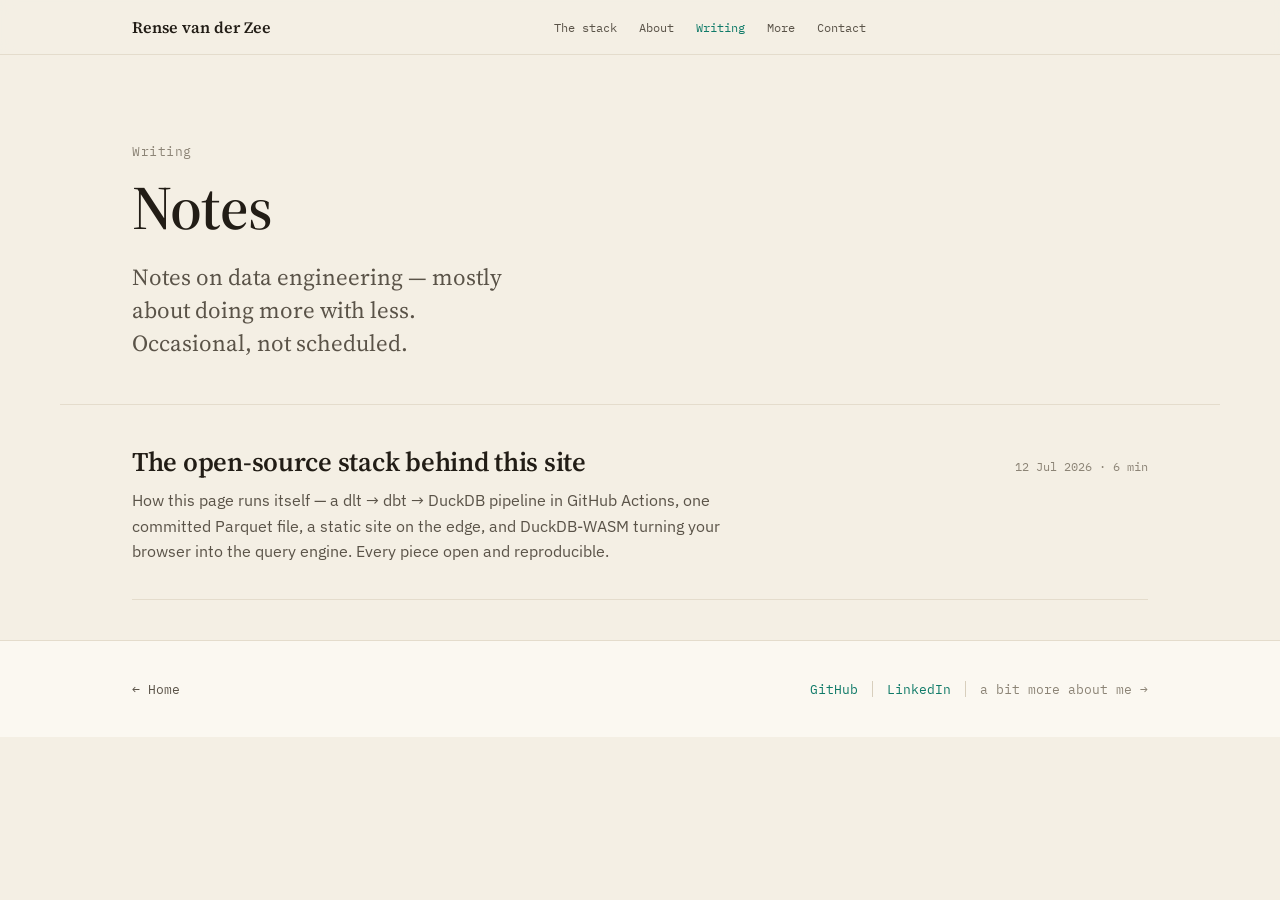
<file: site/blog.html>
<!DOCTYPE html>
<html lang="en">
<head>
<meta charset="utf-8">
<meta name="viewport" content="width=device-width, initial-scale=1">
<title>Writing — Rense van der Zee</title>
<meta name="description" content="Occasional notes on data engineering — mostly about doing more with less.">
<meta property="og:title" content="Writing — Rense van der Zee">
<meta property="og:description" content="Occasional notes on data engineering — mostly about doing more with less.">
<meta property="og:type" content="website">
<meta property="og:url" content="https://rensevanderzee.nl/blog.html">
<link rel="canonical" href="https://rensevanderzee.nl/blog.html">
<link rel="icon" href="data:image/svg+xml,%3Csvg xmlns='http://www.w3.org/2000/svg' viewBox='0 0 100 100'%3E%3Crect width='100' height='100' rx='20' fill='%23F4EFE4'/%3E%3Ccircle cx='50' cy='50' r='26' fill='%230F7A68'/%3E%3C/svg%3E">
<link rel="preconnect" href="https://fonts.googleapis.com">
<link rel="preconnect" href="https://fonts.gstatic.com" crossorigin>
<link href="https://fonts.googleapis.com/css2?family=Source+Serif+4:opsz,wght@8..60,400;8..60,500;8..60,600;8..60,700&family=IBM+Plex+Sans:wght@400;500;600&family=IBM+Plex+Mono:wght@400;500&display=swap" rel="stylesheet">
<link rel="stylesheet" href="styles.css">
</head>
<body>

<!-- TOP NAV -->
<nav class="site-nav">
  <div class="container nav-inner">
    <a href="/" class="nav-brand">Rense van der Zee</a>
    <div class="nav-links">
      <a href="/#widget">The stack</a>
      <a href="/#about">About</a>
      <a href="blog.html" class="active">Writing</a>
      <a href="more.html">More</a>
      <a href="/#contact">Contact</a>
    </div>
    <div class="nav-right">
      <button class="nav-toggle" aria-label="Menu" aria-expanded="false"><span></span><span></span><span></span></button>
    </div>
  </div>
</nav>

<!-- HERO -->
<header class="container" style="padding-top:88px;padding-bottom:44px;">
  <div style="max-width:820px;">
    <div style="font-family:'IBM Plex Mono';font-size:12.5px;letter-spacing:.04em;color:#8C8476;">Writing</div>
    <h1 class="hero-h1" style="font-family:'Source Serif 4';font-weight:600;font-size:62px;line-height:1;letter-spacing:-.018em;margin:18px 0 0;color:#221D16;">Notes</h1>
    <p style="font-family:'Source Serif 4';font-weight:400;font-size:23px;line-height:1.44;color:#5A5348;max-width:34ch;margin:22px 0 0;">Notes on data engineering — mostly about doing more with less. Occasional, not scheduled.</p>
  </div>
</header>

<!-- NOTES LIST -->
<section class="container" style="border-top:1px solid #E4DCCC;padding-top:8px;padding-bottom:40px;">
  <article style="display:grid;grid-template-columns:1fr auto;gap:12px 28px;align-items:baseline;border-bottom:1px solid #E4DCCC;padding:34px 0;">
    <div style="max-width:62ch;">
      <h2 style="font-family:'Source Serif 4';font-weight:600;font-size:27px;line-height:1.14;letter-spacing:-.01em;margin:0;"><a href="blog/the-stack-behind-this-site.html" style="color:#221D16;">The open-source stack behind this site</a></h2>
      <p style="font-size:16px;line-height:1.6;color:#5A5348;margin:10px 0 0;">How this page runs itself — a dlt → dbt → DuckDB pipeline in GitHub Actions, one committed Parquet file, a static site on the edge, and DuckDB-WASM turning your browser into the query engine. Every piece open and reproducible.</p>
    </div>
    <div style="font-family:'IBM Plex Mono';font-size:11.5px;color:#8C8476;white-space:nowrap;text-align:right;">12&nbsp;Jul&nbsp;2026&nbsp;·&nbsp;6&nbsp;min</div>
  </article>
</section>

<!-- FOOTER -->
<section style="background:#FBF8F1;border-top:1px solid #E4DCCC;padding:40px 0;">
  <div class="container" style="display:flex;justify-content:space-between;align-items:center;flex-wrap:wrap;gap:16px;">
    <a href="/" style="font-family:'IBM Plex Mono';font-size:12.5px;color:#5A5348;">← Home</a>
    <div style="display:flex;flex-wrap:wrap;font-family:'IBM Plex Mono';font-size:12.5px;">
      <a href="https://github.com/Rensez97" target="_blank" rel="noopener" style="padding-right:14px;border-right:1px solid #D8CFBD;">GitHub</a>
      <a href="https://www.linkedin.com/in/rense-van-der-zee/" target="_blank" rel="noopener" style="padding:0 14px;border-right:1px solid #D8CFBD;">LinkedIn</a>
      <a href="more.html" style="padding-left:14px;color:#8C8476;">a bit more about me →</a>
    </div>
  </div>
</section>

<script src="app.js"></script>
</body>
</html>
</file>
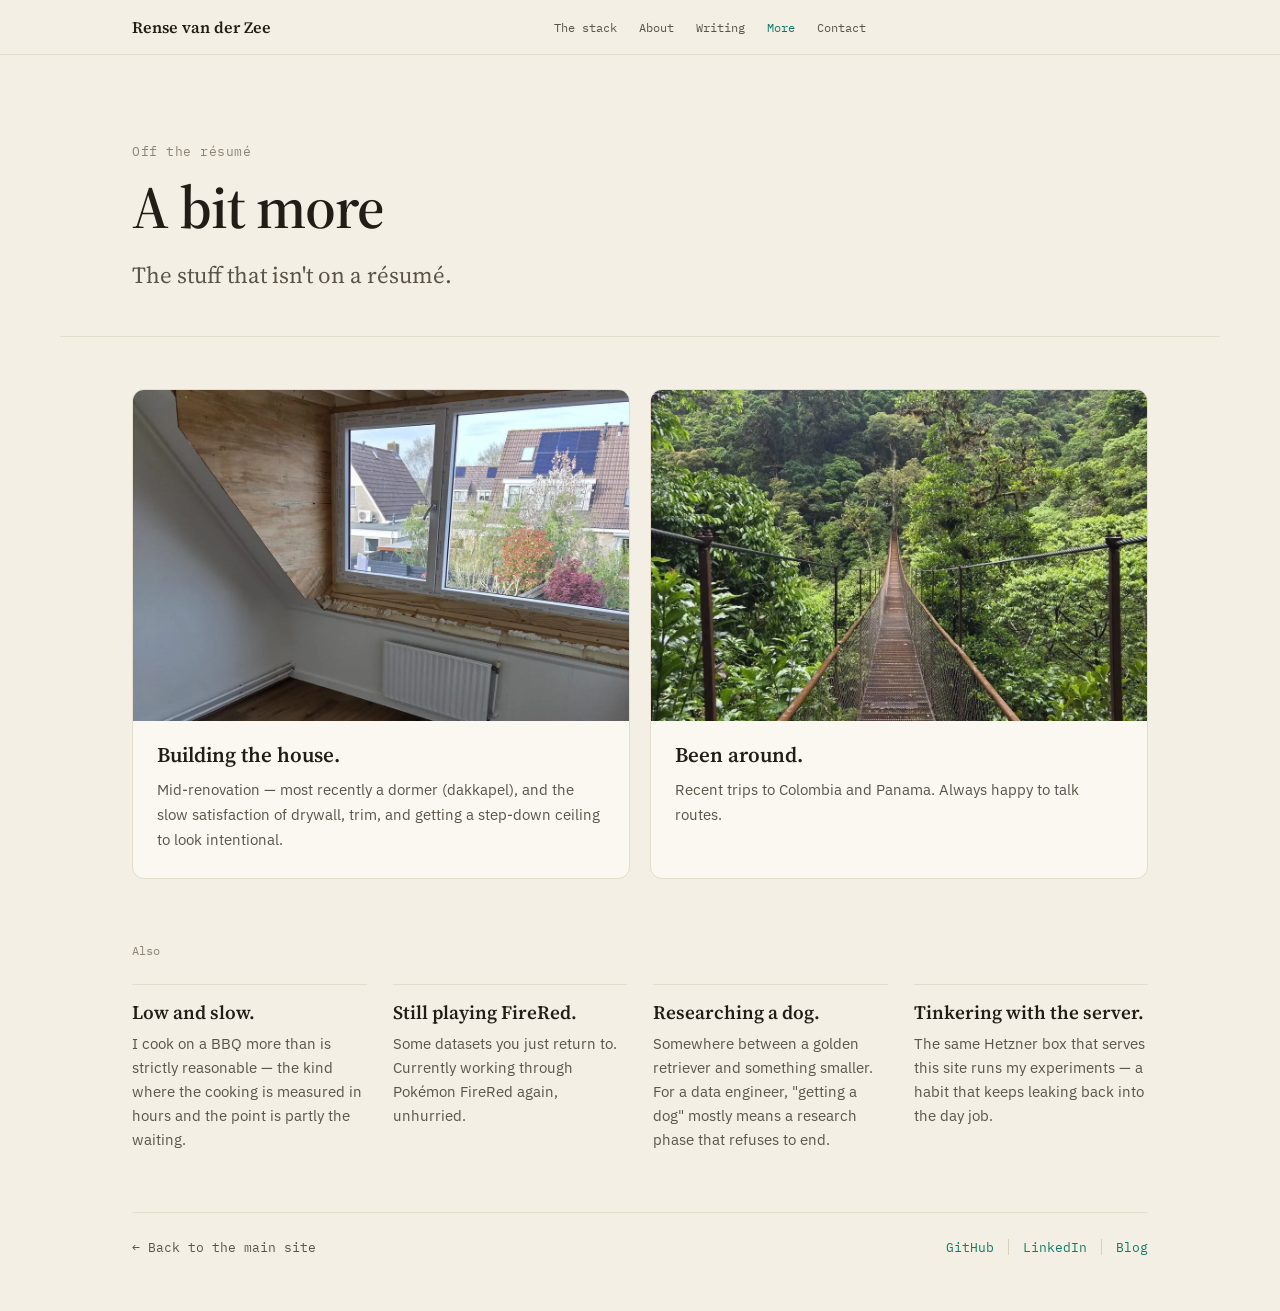
<file: site/more.html>
<!DOCTYPE html>
<html lang="en">
<head>
<meta charset="utf-8">
<meta name="viewport" content="width=device-width, initial-scale=1">
<title>A bit more — Rense van der Zee</title>
<meta name="description" content="The stuff that isn't on a résumé — BBQ, travel, the house, the server.">
<meta property="og:title" content="A bit more — Rense van der Zee">
<meta property="og:description" content="The stuff that isn't on a résumé.">
<meta property="og:type" content="website">
<meta property="og:url" content="https://rensevanderzee.nl/more.html">
<link rel="canonical" href="https://rensevanderzee.nl/more.html">
<link rel="icon" href="data:image/svg+xml,%3Csvg xmlns='http://www.w3.org/2000/svg' viewBox='0 0 100 100'%3E%3Crect width='100' height='100' rx='20' fill='%23F4EFE4'/%3E%3Ccircle cx='50' cy='50' r='26' fill='%230F7A68'/%3E%3C/svg%3E">
<link rel="preconnect" href="https://fonts.googleapis.com">
<link rel="preconnect" href="https://fonts.gstatic.com" crossorigin>
<link href="https://fonts.googleapis.com/css2?family=Source+Serif+4:opsz,wght@8..60,400;8..60,500;8..60,600;8..60,700&family=IBM+Plex+Sans:wght@400;500;600&family=IBM+Plex+Mono:wght@400;500&display=swap" rel="stylesheet">
<link rel="stylesheet" href="styles.css">
</head>
<body>

<!-- TOP NAV -->
<nav class="site-nav">
  <div class="container nav-inner">
    <a href="/" class="nav-brand">Rense van der Zee</a>
    <div class="nav-links">
      <a href="/#widget">The stack</a>
      <a href="/#about">About</a>
      <a href="blog.html">Writing</a>
      <a href="more.html" class="active">More</a>
      <a href="/#contact">Contact</a>
    </div>
    <div class="nav-right">
      <button class="nav-toggle" aria-label="Menu" aria-expanded="false"><span></span><span></span><span></span></button>
    </div>
  </div>
</nav>

<!-- HERO -->
<header class="container" style="padding-top:88px;padding-bottom:44px;">
  <div style="max-width:820px;">
    <div style="font-family:'IBM Plex Mono';font-size:12.5px;letter-spacing:.04em;color:#8C8476;">Off the résumé</div>
    <h1 class="hero-h1" style="font-family:'Source Serif 4';font-weight:600;font-size:60px;line-height:1;letter-spacing:-.018em;margin:18px 0 0;color:#221D16;">A bit more</h1>
    <p style="font-family:'Source Serif 4';font-weight:400;font-size:23px;line-height:1.44;color:#5A5348;max-width:32ch;margin:22px 0 0;">The stuff that isn't on a résumé.</p>
  </div>
</header>

<!-- PHOTOS -->
<section class="container" style="border-top:1px solid #E4DCCC;padding-top:52px;padding-bottom:16px;">
  <div class="card-grid cols-2">

    <div style="background:#FBF8F1;border:1px solid #E4DCCC;border-radius:12px;overflow:hidden;display:flex;flex-direction:column;">
      <picture>
        <source srcset="img/dakkapel.webp" type="image/webp">
        <img src="img/dakkapel.jpg" width="1080" height="720" loading="lazy" decoding="async"
             alt="The new dormer from inside — window in, wall and ceiling still bare"
             style="display:block;width:100%;height:auto;aspect-ratio:3/2;object-fit:cover;">
      </picture>
      <div style="padding:22px 24px 26px;">
        <h2 style="font-family:'Source Serif 4';font-weight:600;font-size:21px;line-height:1.15;color:#221D16;margin:0 0 10px;">Building the house.</h2>
        <p style="font-size:15px;line-height:1.68;color:#5A5348;margin:0;">Mid-renovation — most recently a dormer (dakkapel), and the slow satisfaction of drywall, trim, and getting a step-down ceiling to look intentional.</p>
      </div>
    </div>

    <div style="background:#FBF8F1;border:1px solid #E4DCCC;border-radius:12px;overflow:hidden;display:flex;flex-direction:column;">
      <picture>
        <source srcset="img/panama.webp" type="image/webp">
        <img src="img/panama.jpg" width="1080" height="720" loading="lazy" decoding="async"
             alt="A suspension bridge running into the cloud forest, Panama"
             style="display:block;width:100%;height:auto;aspect-ratio:3/2;object-fit:cover;">
      </picture>
      <div style="padding:22px 24px 26px;">
        <h2 style="font-family:'Source Serif 4';font-weight:600;font-size:21px;line-height:1.15;color:#221D16;margin:0 0 10px;">Been around.</h2>
        <p style="font-size:15px;line-height:1.68;color:#5A5348;margin:0;">Recent trips to Colombia and Panama. Always happy to talk routes.</p>
      </div>
    </div>

  </div>
</section>

<!-- SHORT ASIDES -->
<section class="container" style="padding-top:48px;padding-bottom:20px;">
  <div style="font-family:'IBM Plex Mono';font-size:12px;color:#8C8476;margin-bottom:26px;">Also</div>
  <div class="card-grid cols-4">

    <div style="border-top:1px solid #E4DCCC;padding-top:16px;">
      <h2 style="font-family:'Source Serif 4';font-weight:600;font-size:19px;line-height:1.2;color:#221D16;margin:0 0 8px;">Low and slow.</h2>
      <p style="font-size:14.5px;line-height:1.65;color:#5A5348;margin:0;">I cook on a BBQ more than is strictly reasonable — the kind where the cooking is measured in hours and the point is partly the waiting.</p>
    </div>

    <div style="border-top:1px solid #E4DCCC;padding-top:16px;">
      <h2 style="font-family:'Source Serif 4';font-weight:600;font-size:19px;line-height:1.2;color:#221D16;margin:0 0 8px;">Still playing FireRed.</h2>
      <p style="font-size:14.5px;line-height:1.65;color:#5A5348;margin:0;">Some datasets you just return to. Currently working through Pokémon FireRed again, unhurried.</p>
    </div>

    <div style="border-top:1px solid #E4DCCC;padding-top:16px;">
      <h2 style="font-family:'Source Serif 4';font-weight:600;font-size:19px;line-height:1.2;color:#221D16;margin:0 0 8px;">Researching a dog.</h2>
      <p style="font-size:14.5px;line-height:1.65;color:#5A5348;margin:0;">Somewhere between a golden retriever and something smaller. For a data engineer, "getting a dog" mostly means a research phase that refuses to end.</p>
    </div>

    <div style="border-top:1px solid #E4DCCC;padding-top:16px;">
      <h2 style="font-family:'Source Serif 4';font-weight:600;font-size:19px;line-height:1.2;color:#221D16;margin:0 0 8px;">Tinkering with the server.</h2>
      <p style="font-size:14.5px;line-height:1.65;color:#5A5348;margin:0;">The same Hetzner box that serves this site runs my experiments — a habit that keeps leaking back into the day job.</p>
    </div>

  </div>
</section>

<!-- FOOTER -->
<section class="container" style="padding-top:40px;padding-bottom:56px;">
  <div style="display:flex;justify-content:space-between;align-items:center;flex-wrap:wrap;gap:16px;border-top:1px solid #E4DCCC;padding-top:26px;">
    <a href="/" style="font-family:'IBM Plex Mono';font-size:12.5px;color:#5A5348;">← Back to the main site</a>
    <div style="display:flex;flex-wrap:wrap;font-family:'IBM Plex Mono';font-size:12.5px;">
      <a href="https://github.com/Rensez97" target="_blank" rel="noopener" style="padding-right:14px;border-right:1px solid #D8CFBD;">GitHub</a>
      <a href="https://www.linkedin.com/in/rense-van-der-zee/" target="_blank" rel="noopener" style="padding:0 14px;border-right:1px solid #D8CFBD;">LinkedIn</a>
      <a href="blog.html" style="padding-left:14px;">Blog</a>
    </div>
  </div>
</section>

<script src="app.js"></script>
</body>
</html>
</file>
<file: site/styles.css>
/* =========================================================================
   Shared design system for rensevanderzee.nl
   Element-level styling still lives inline in the HTML; this file holds the
   reset, palette-bearing base, layout primitives, the nav, and responsive
   rules so all pages share one frame. Linked by every page.
   ========================================================================= */

*{box-sizing:border-box;}
html{scroll-behavior:smooth;}
body{margin:0;background:#F4EFE4;font-family:'IBM Plex Sans',system-ui,sans-serif;color:#221D16;-webkit-font-smoothing:antialiased;}
a{color:#0F7A68;text-decoration:none;}
a:hover{text-decoration:underline;}
input:focus,textarea:focus{border-color:#0F7A68 !important;}
button{font:inherit;}
a:focus-visible,button:focus-visible{outline:2px solid #0F7A68;outline-offset:2px;border-radius:4px;}

@keyframes nodeOn{from{border-color:#E4DCCC;color:#8C8476;background:#FBF8F1;}to{border-color:#0F7A68;color:#0F7A68;background:#EAF3F0;}}
@keyframes barflow{from{width:0%;}to{width:100%;}}
@keyframes fadeUp{from{opacity:0;transform:translateY(10px);}to{opacity:1;transform:none;}}
@keyframes caret{50%{opacity:0;}}

[hidden]{display:none !important;}

/* --- one container width for the whole site --- */
.container{max-width:1160px;margin:0 auto;padding-left:clamp(24px,6vw,72px);padding-right:clamp(24px,6vw,72px);}

/* --- top navigation (shared) --- */
.site-nav{position:sticky;top:0;z-index:20;background:rgba(244,239,228,.92);backdrop-filter:blur(8px);border-bottom:1px solid #E4DCCC;}
.nav-inner{display:flex;align-items:center;justify-content:space-between;gap:24px;padding-top:16px;padding-bottom:16px;}
.nav-brand{font-family:'Source Serif 4';font-weight:600;font-size:16px;color:#221D16;}
.nav-brand:hover{text-decoration:none;}
.nav-links{display:flex;gap:22px;font-family:'IBM Plex Mono';font-size:12px;}
.nav-links a{color:#5A5348;}
.nav-links a.active{color:#0F7A68;}
.nav-right{display:flex;align-items:center;gap:14px;}
.nav-badge{font-family:'IBM Plex Mono';font-size:11.5px;color:#0F7A68;border:1px solid #CFE3DD;background:#EAF3F0;border-radius:20px;padding:5px 12px;white-space:nowrap;}
.nav-badge:hover{text-decoration:none;}

/* hamburger — hidden on desktop, shown on mobile */
.nav-toggle{display:none;flex-direction:column;justify-content:center;gap:4px;width:34px;height:32px;background:transparent;border:1px solid #E4DCCC;border-radius:8px;cursor:pointer;padding:0 8px;}
.nav-toggle span{display:block;height:2px;width:100%;background:#5A5348;border-radius:2px;transition:transform .2s,opacity .2s;}
.site-nav.open .nav-toggle span:nth-child(1){transform:translateY(6px) rotate(45deg);}
.site-nav.open .nav-toggle span:nth-child(2){opacity:0;}
.site-nav.open .nav-toggle span:nth-child(3){transform:translateY(-6px) rotate(-45deg);}

/* --- responsive grids (default = desktop) --- */
.hero-grid{display:grid;grid-template-columns:1.08fr 1fr;gap:48px;align-items:center;min-height:480px;}
.two-col{display:grid;grid-template-columns:1fr 1fr;gap:40px;}
.about-grid{display:grid;grid-template-columns:1fr 340px;gap:56px;align-items:start;}
.card-grid{display:grid;grid-template-columns:repeat(3,1fr);gap:20px;}
.card-grid.cols-2{grid-template-columns:repeat(2,1fr);}
.card-grid.cols-4{grid-template-columns:repeat(4,1fr);gap:26px;}

/* --- About: the "at a glance" strip under both columns ---------------------
   Horizontal space is cheap, so the facts live in one wide band instead of a
   tall card wedged beside the portrait. Spans sum to 12 on desktop. */
.glance{margin-top:46px;border:1px solid #E4DCCC;background:#FBF8F1;border-radius:12px;padding:24px 26px 20px;}
.glance-grid{margin:0;display:grid;grid-template-columns:repeat(12,1fr);gap:24px 26px;}
.glance-grid > div{min-width:0;}
.glance-grid dt{font-family:'IBM Plex Mono';font-size:11px;letter-spacing:.04em;color:#8C8476;margin-bottom:7px;}
.glance-grid dd{margin:0;font-size:14px;line-height:1.5;color:#221D16;}
.g-now{grid-column:span 2;}
.g-before{grid-column:span 3;}
.g-studied{grid-column:span 4;}
.g-stack{grid-column:span 3;}
.glance-foot{display:flex;justify-content:space-between;align-items:center;gap:16px;flex-wrap:wrap;margin-top:22px;padding-top:16px;border-top:1px solid #E4DCCC;font-family:'IBM Plex Mono';font-size:11.5px;color:#8C8476;}
.glance-status{display:inline-flex;align-items:center;gap:9px;color:#0F7A68;}
.glance-status::before{content:"";width:7px;height:7px;border-radius:50%;background:#0F7A68;box-shadow:0 0 0 4px rgba(15,122,104,.16);flex:none;}

/* Tablet: drop 3-up card grids to 2-up */
@media (max-width:900px){
  .card-grid{grid-template-columns:repeat(2,1fr);}
  .card-grid.cols-4{grid-template-columns:repeat(2,1fr);}
  /* type+class beats the .g-* span classes, so the spans reset cleanly */
  .glance-grid{grid-template-columns:repeat(2,1fr);}
  .glance-grid > div{grid-column:auto;}
}

/* Mobile: stack layout + hamburger nav */
@media (max-width:640px){
  .hero-grid{grid-template-columns:1fr;gap:0;min-height:auto;}
  .hero-grid .hero-media{min-height:260px;margin-bottom:40px;} /* name first, terminal after */
  .two-col{grid-template-columns:1fr;gap:20px;}
  .about-grid{grid-template-columns:1fr;gap:32px;}
  .about-grid .about-media{max-width:260px;}
  .glance{margin-top:32px;padding:22px 20px 18px;}
  .glance-grid{grid-template-columns:1fr;gap:18px;}
  .glance-foot{flex-direction:column;align-items:flex-start;gap:10px;}
  .card-grid{grid-template-columns:1fr;}
  .card-grid.cols-2{grid-template-columns:1fr;}
  .card-grid.cols-4{grid-template-columns:1fr;gap:22px;}
  .hero-h1{font-size:44px !important;}
  .section-h2{font-size:30px !important;}

  .nav-toggle{display:flex;}
  .nav-badge{display:none;}                              /* homepage gimmick, desktop only */
  .nav-links{
    position:absolute;left:0;right:0;top:100%;
    flex-direction:column;gap:0;
    background:#F4EFE4;border-bottom:1px solid #E4DCCC;
    box-shadow:0 14px 26px -18px rgba(34,29,22,.5);
    padding:6px 0;display:none;
  }
  .site-nav.open .nav-links{display:flex;}
  .nav-links a{padding:13px clamp(24px,6vw,72px);}
  .nav-links a:hover{background:#FBF8F1;text-decoration:none;}
}
</file>
